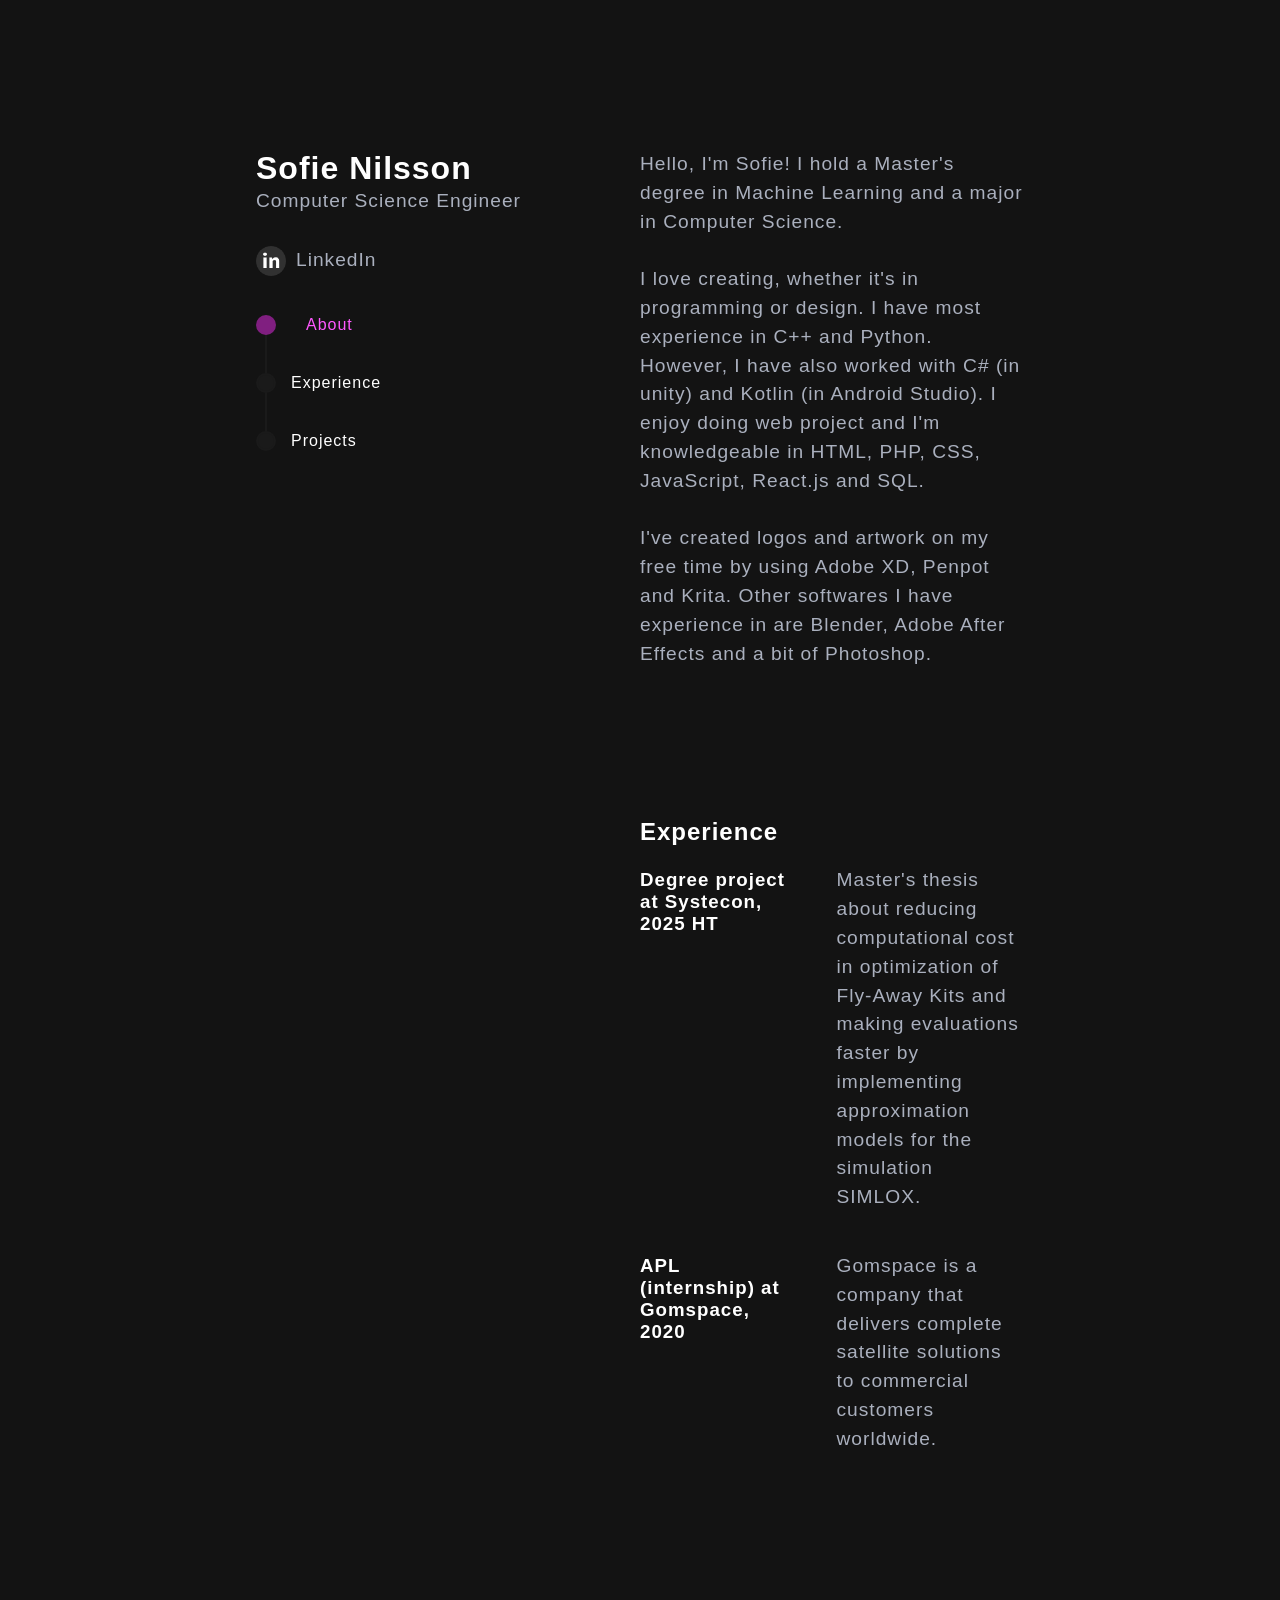
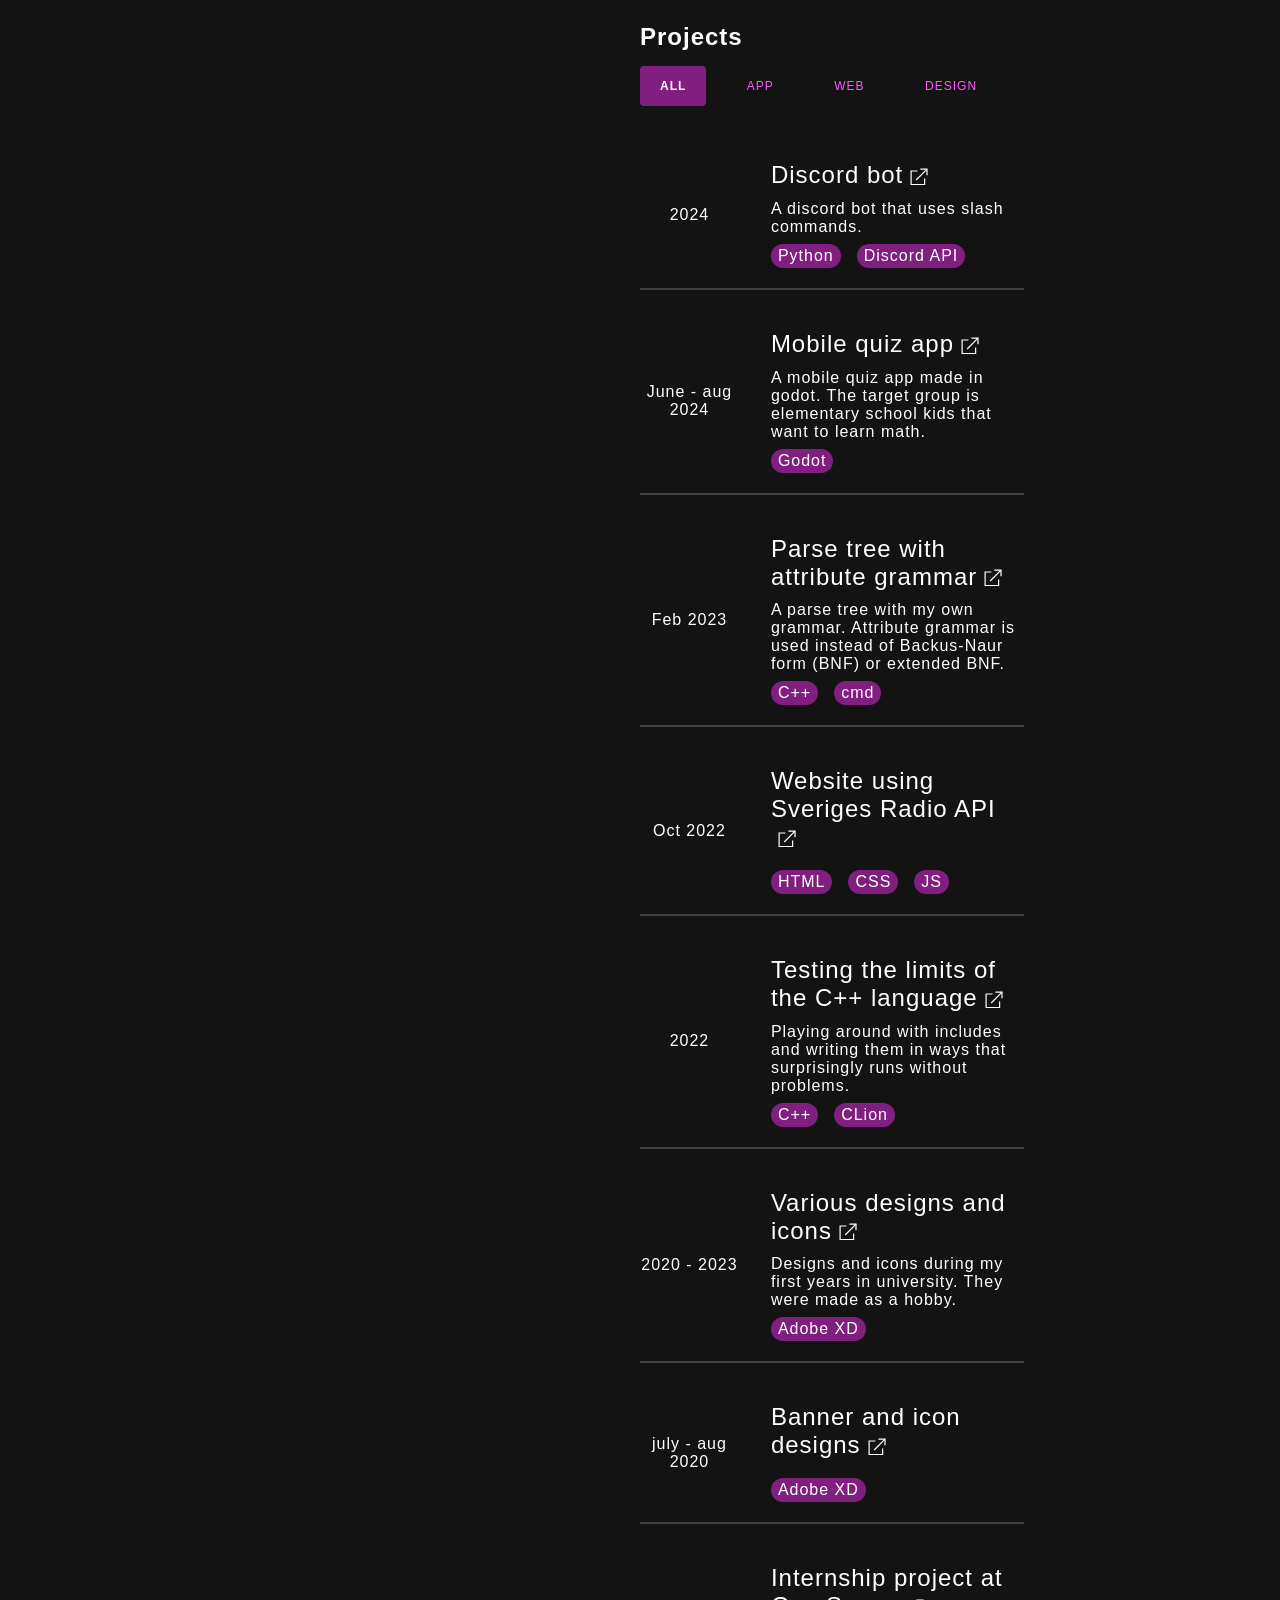
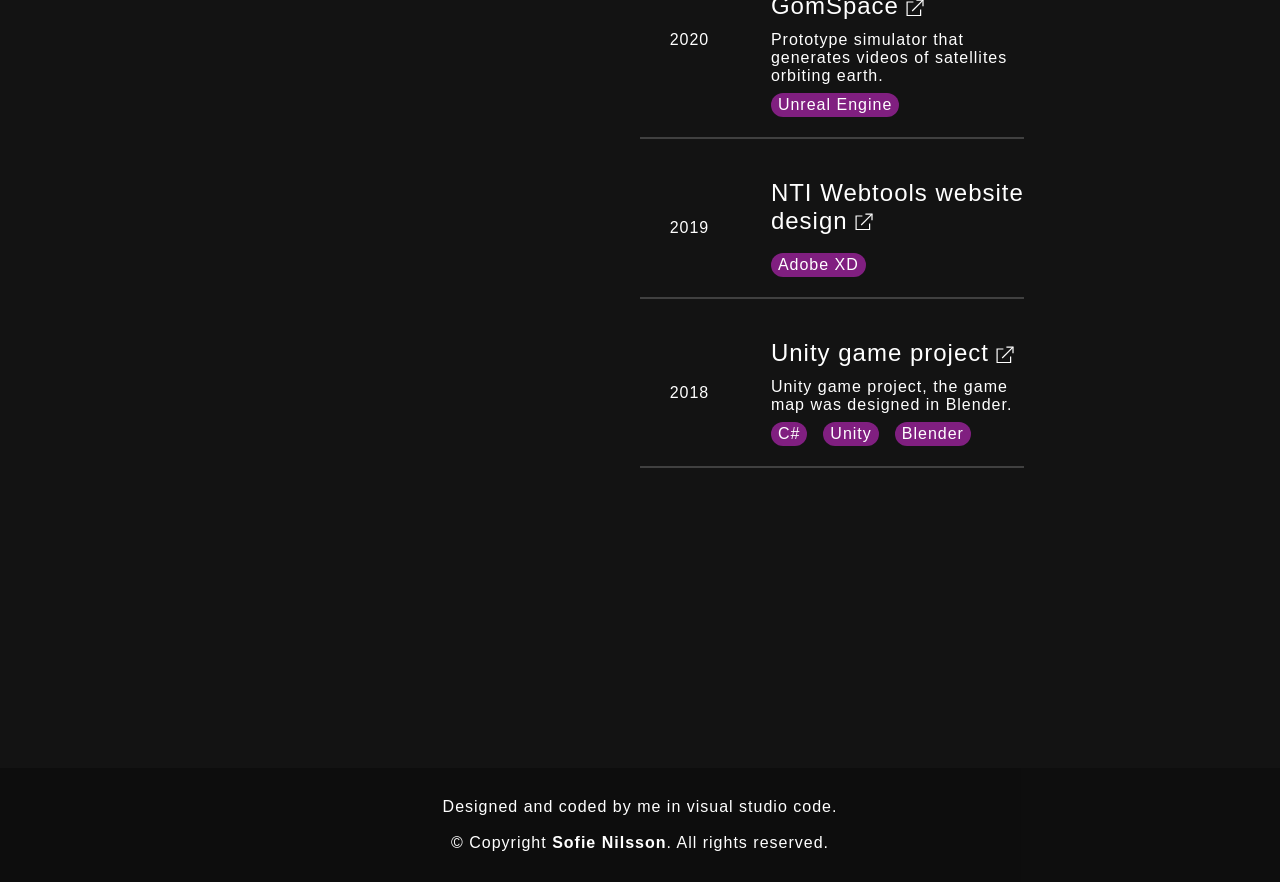
<file: index.html>
<!DOCTYPE html>
<html lang="en">
  <head>
    <meta charset="UTF-8">
    <meta name="viewport" content="width=device-width, initial-scale=1.0">
    <title>Sofie Nilsson</title>

    <link href="components/global/icons/app.svg" rel="icon"> <!-- favicon -->

    <link rel="stylesheet" href="components/global/global.css">
    <link rel="stylesheet" href="components/global/footer.css">
    <link rel="stylesheet" href="components/animations/pop_up_anim.css">
    <link rel="stylesheet" href="components/navbar/navbar.css">
    <script src="components/navbar/navbar.js"></script> 
    <link rel="stylesheet" href="components/animations/home_start_split_anim.css">
    <link rel="stylesheet" href="components/home_about/home_content.css">
    <link rel="stylesheet" href="components/home_projects/home_project_list.css">
    <link rel="stylesheet" href="components/home_projects/home_project_popup_view.css">

    <link rel="stylesheet" href="components/animations/cursor_anim.css">
    <script src="components/animations/cursor_anim.js"></script> 
  </head>
  <body>
    <!-- start split animation -->
    <div class="split-anim">
      <div class="left-half"></div>
      <div class="right-half"></div>
    </div>

    <!-- popup project view -->
    <div id="project-popup-wrapper" class="hide">
      <div id="project-popup">
        <div class="slideshow-container">
        <div id="slide-prev" class="arrows prev">&#10094;</div>

        <div id="image-container"></div>

        <div id="slide-next" class="arrows next">&#10095;</div>
        </div>

        <div id="slideshow-dots-container"></div>

        <div id="project-popup-content"></div>
      </div>
    </div>

    <!-- home content -->
    <div class="content-wrapper">
      <!-- navbar -->
      <header class="sidebar-wrapper">
        <div>
          <a href="#about" class="home-name">Sofie Nilsson</a>
          <p>Computer Science Engineer</p>
        </div>
        <div id="contacts">
          <a href="https://www.linkedin.com/in/sofie-nilsson-b30551196/" class="contact-item">
            <img class="contact-img" src = "components/global/icons/linkedin.png" alt="LinkedIn icon"/>
            <p>LinkedIn</p>
          </a>
        </div>

        <nav class="nav-links nav-progress">
          <div class="nav-progress-line-container">
            <span class="nav-progress-line"></span>
            <span class="nav-progress-active-line"></span>
          </div>
          <div class="nav-progress-dot-container">
            <span class="nav-progress-dot"></span>
            <a id="nav-about" href="#about">About</a>
          </div>
          <div class="nav-progress-dot-container">
            <span class="nav-progress-dot"></span>
            <a id="nav-about" href="#experience">Experience</a>
          </div>
          <div class="nav-progress-dot-container">
            <span class="nav-progress-dot"></span>
            <a id="nav-projects" href="#projects">Projects</a>
          </div>
        </nav>
      </header>
      <!-- ^ navbar ^ -->


      <!-- home about me -->
      <div id="home-about-wrapper" class="sidebar-wrapper">
        <div id="about" class="pop-up-group">
          <h2></h2>
          <p class="pop-up-anim">
            Hello, I'm Sofie! I hold a Master's degree in Machine Learning and a major in Computer Science. <br><br>
            I love creating, whether it's in programming or design. I have most experience in C++ and Python. However, I have also worked with C# (in unity) and Kotlin (in Android Studio). I enjoy doing web project and I'm knowledgeable in HTML, PHP, CSS, JavaScript, React.js and SQL. <br><br>
            I've created logos and artwork on my free time by using Adobe XD, Penpot and Krita. Other softwares I have experience in are Blender, Adobe After Effects and a bit of Photoshop.
          </p>
        </div>

        <div id="experience" class="pop-up-group">
          <h2 class="pop-up-anim">Experience</h2>

          <div class="experience-item pop-up-anim">
            <h3>Degree project at Systecon, 2025 HT</h3>
            <p>Master's thesis about reducing computational cost in optimization of Fly-Away Kits and making evaluations faster by implementing approximation models for the simulation SIMLOX.</p>
          </div>
         
          <div class="experience-item pop-up-anim">
            <h3>APL (internship) at Gomspace, 2020</h3>
            <p>Gomspace is a company that delivers complete satellite solutions to commercial customers worldwide.</p>
          </div>    
        </div>

        <div id="projects">
          <div class="pop-up-group">
            <h2 id="project-header" class="centered-text pop-up-anim">Projects</h2>

            <div id="portfolio-filters" class="centered-text pop-up-anim">
              <li class="filter-item filter-active" data-filter="all">All</li>
              <li class="filter-item" data-filter="app">App</li>
              <li class="filter-item" data-filter="web">Web</li>
              <li class="filter-item" data-filter="design">Design</li>
            </div>
          </div>
          

          <div id="project-list" class="pop-up-group">
            <!-- <script type="module" src="components/home_projects/home_project_list.js"></script>      -->
          </div>
        </div>
      </div>
      
      <!-- ^ home about me ^ -->
    </div>

    <script type="module">
      import { pop_up_animation } from './components/animations/pop_up_anim.js';
      import { get_project_list } from './components/home_projects/home_project_list.js';

      await get_project_list(); 
      pop_up_animation();
    </script>

    
    <footer>
      <div class="centered-text">
      Designed and coded by me in visual studio code.<br><br>
      © Copyright <strong>Sofie Nilsson</strong>. All rights reserved.
      </div>
    </footer> 
  </body>
</html>
</file>
<file: components/global/global.css>
@import url('../global/resources.css');

* {
    margin: 0;
    padding: 0;
    box-sizing: border-box;
    text-decoration: none; 
    color: #fff;
    scroll-behavior: smooth;
}
  
body {
	font-family: Arial, sans-serif;
	letter-spacing: 1px;
	background: var(--space-dark);
}

p {
    font-size: 1.2rem;
    line-height: 1.5;
    color: #aab0be;
    font-weight: 500;
}

li {list-style-type: none;}

.hide { display: none !important; }
.show { display: initial !important; }
</file>
<file: components/global/footer.css>
footer {
	background-color: var(--transparent-dark);
	padding: 30px 0;
    text-align: center;

	
    position: relative;
	top: 100px;
}
</file>
<file: components/animations/pop_up_anim.css>
.pop-up-anim {
    opacity: 0;
    transform: translateY(100px);
    transition: opacity 0.5s ease-in-out, transform 0.5s ease-out;
}

.pop-up-group.visible .pop-up-anim {
    opacity: 1;
    transform: translateY(0);
}
</file>
<file: components/navbar/navbar.css>
@import url('../global/resources.css');
@import url('../global/responsiveness.css');


.home-name {
	text-decoration: none;
	font-size: 2rem;
	font-weight: bold;
	color: #fff;
}

/* contacts */
#contacts {
	display: flex;
}

.contact-item {
	display: flex;
    align-items: center;
}

.contact-img {
	width: 40px;
	padding-right: 10px; 
}

/* navbar */
.nav-links {
	display: flex;
	flex-direction: column;
	gap: 20px;
}

.nav-links a {
	text-decoration: none;
	color: #fff;
	padding: 10px 40px 10px 0px;
}

.nav-links a:hover { color: var(--mascot-color-light) }
.active-nav { 
	color: var(--mascot-color-light) !important;
	transform: translateX(15px);
    transition: transform 0.5s ease-out;
}

/* navbar progress */
.nav-progress {
	position: relative;
	opacity: var(--nav-progress-opacity);
}

.nav-progress-line-container {
	position: absolute;
	width: var(--progress-navbar-dot-size);
	height: calc(100% - var(--progress-navbar-item-h));
	top: calc(var(--progress-navbar-item-h) / 2);
}

.nav-progress-line {
	display: block;
	position: absolute;
	width: 2px;
	height: 100%;
	left: calc(var(--progress-navbar-dot-size)/2 - calc(var(--progress-navbar-line-width)/2));
	background: var(--progress-navbar-line-color);
}

.nav-progress-active-line {
	display: block;
	position: absolute;
	width: 2px;
	height: calc(var(--progress-navbar-p) * 100%);
	left: calc(var(--progress-navbar-dot-size)/2 - calc(var(--progress-navbar-line-width)/2));
	background: var(--progress-navbar-active-dot-color);
}

.nav-progress-dot-container {
	display: flex;
	align-items: center;
}

.nav-progress-dot {
	flex: none;
	margin-right: 15px;
	width: var(--progress-navbar-dot-size);
	height: var(--progress-navbar-dot-size);
	border-radius: 50%;
	border: 2px solid var(--progress-navbar-line-color);
	background: var(--progress-navbar-dot-color);
	z-index: 1;
}

.dot-reached {
	background: var(--progress-navbar-active-dot-color);
	border-color: var(--progress-navbar-active-dot-color);
}
</file>
<file: components/animations/home_start_split_anim.css>
@import url('../global/resources.css');

.split-anim {
	position: absolute;
	overflow: hidden;
	top: 0;
	left: 0;
	width: 100%;
	height: 100vh;
	display: flex;
	z-index: 2;
	pointer-events: none;
}

.left-half, .right-half {
	width: 50vw;
	height: 100vh;
	transition: all 1s ease;
	background-color: #3a3a3a; 
	animation-duration: 1s; 
	opacity: 0;
}

.left-half { animation-name: sliding-left;}
.right-half { animation-name: sliding-right;}

@keyframes sliding-left {
  0%   {translate: 0%; opacity: 1;}
  100% {translate: -100%;}
}

@keyframes sliding-right {
  0%   {translate: 0%; opacity: 1;}
  100% {translate: 100%;}
}
</file>
<file: components/home_about/home_content.css>
@import url('../global/resources.css');
@import url('../global/responsiveness.css');

.content-wrapper {
    padding-top: 150px;
    width: var(--content-width);
    margin: auto;
    display: flex;
	flex-direction: var(--content-wrapper-flex-direction);
}

.sidebar-wrapper {
    width: var(--content-wrapper-width); 
	height: fit-content;
	position: var(--sidebar-wrapper-position);
	top: 150px; 
	display: flex;
    flex-direction: column;
	gap: 30px;
}

#home-about-wrapper {
	display: flex;
	flex-direction: column;
	gap: 150px;
}

#experience {
	display: flex;
	flex-direction: column;
	gap: 20px;
}

.experience-item {
	display: flex;
	flex-direction: var(--experience-item-flex-direction);
	gap: var(--experience-item-gap);
	align-items: baseline;
	padding-bottom: 20px;
}

.experience-item h3 {
	width: 300px;
}

.experience-item p {
	width: 100%;
}
</file>
<file: components/home_projects/home_project_list.css>
@import url('../global/resources.css');


#projects {
	padding-bottom: 200px;
}

#project-list {
	margin-top: 50px;
	display: flex;
	flex-direction: column;
	gap: 2.5rem;
}

.project-title-container {
	display: flex;
}

.project-title {
	font-size: 1.5rem;
}

.project-item {
	display: flex;  
	align-items: center;
	gap: 2rem;

	padding-bottom: 20px;
    border-bottom: 2px solid var(--grey);
}

.project-date { 
	width: 150px;
	text-align: center;
}

.project-categories {
    display: flex;
    flex-wrap: wrap;
    gap: 1rem;
}

.project-categories li {
    color: #ffffff;
    background-color: var(--mascot-color);
    border-radius: 25px;
    padding: 3px 7px;
}

/* project filter */
.filter-item {
	cursor: pointer;
	margin: 15px 15px 15px 0;
	display: inline-block;
	padding: 10px 20px;
	font-size: 12px;
	line-height: 20px;
	color: var(--mascot-color-light);
	border-radius: 4px;
	text-transform: uppercase;

	margin-bottom: 5px;
	transition: all 0.3s ease-in-out;
}

.filter-item:not(.filter-active):hover {
	background-color: #312831;
}

.filter-active {
	background-color: var(--mascot-color);
	font-weight: bold;
	color: #ffffff !important;
}

.project-showcase {
	display: flex;
	flex-direction: column;
	align-items: baseline;
	flex-wrap: wrap;
	gap: 0.5rem;
	width: 100%;
}

.link-icon { 
	height: 30px;
	vertical-align: middle;
}

/* project list hovering */
#project-list:hover .project-item {
	opacity: 0.5 !important;
	transition: opacity 0.1s linear !important;
}

#project-list:hover .project-item:hover {
	opacity: 1 !important; 
	transition: opacity 0.1s ease-in;
} 

#project-list:hover .project-item:hover .link-icon {
	transform: translate(50%, -10%) !important;
	transition: translate 0.1s ease-in !important;
}
</file>
<file: components/home_projects/home_project_popup_view.css>
#project-popup-wrapper {
	position: fixed;
	height: 100vh;
	width: 100vw;
	background-color: #00000056;
	z-index: 2;
}

#project-popup {
	margin: var(--project-popup-margin-top) auto;
	max-width: var(--project-popup-width);
	max-height: calc(100vh - 2 * var(--project-popup-margin-top));
	background-color: var(--main-dark);

	overflow: auto;
	box-sizing: border-box;
	overscroll-behavior: contain;
}

#project-popup-content {
	display: flex;
	flex-direction: column;
	gap: 10px;
	padding: 50px;
}

.slideshow-container {
	position: relative; 
	display: flex;
	justify-content: center;
	align-items: center;
	margin-top: 50px;
}

#image-container {
	width: 100%;
	height: 40vh;               
	display: flex;
	justify-content: center;
	align-items: center;
}

.project-popup-img {
	max-width: 100%;
	max-height: 100%; 
}

#slideshow-dots-container {
	text-align: center;
	padding: 10px;
}

.slideshow-dot {
	cursor: pointer;
	height: 15px;
	width: 15px;
	margin: 0 5px;
	background-color: #717171;
	border-radius: 50%;
	display: inline-block;
	transition: background-color 0.2s ease-in;
}

.slideshow-dot.active { background-color: #ffffff; }

.arrows { 
	padding: 30px 20px;
	z-index: 2;
	position: absolute;
	background: var(--arrows-background);
}

.arrows:hover { background-color: var(--arrows-hover-background);}

.arrows.prev { left: 50px; }
.arrows.next { right: 50px; }

.project-popup-links {
	width: fit-content;
	padding: 10px 10px 10px 0;
}

.project-popup-links:hover a {
	color: var(--mascot-color-light);
}
</file>
<file: components/animations/cursor_anim.css>
@import url('../global/resources.css');

.cursor-trail {
  position: fixed;
  width: 18px; height: 18px;
  margin: -9px 0 0 -9px;
  border-radius: 50%;
  pointer-events: none;
  background: var(--mascot-color);
  animation: fade 1.2s forwards;
  z-index: 2;
}

@keyframes fade {
  to { 
    background: #00a6ff; 
    transform: translateY(30px) scale(0); 
    opacity: 0; 
  }
}
</file>
